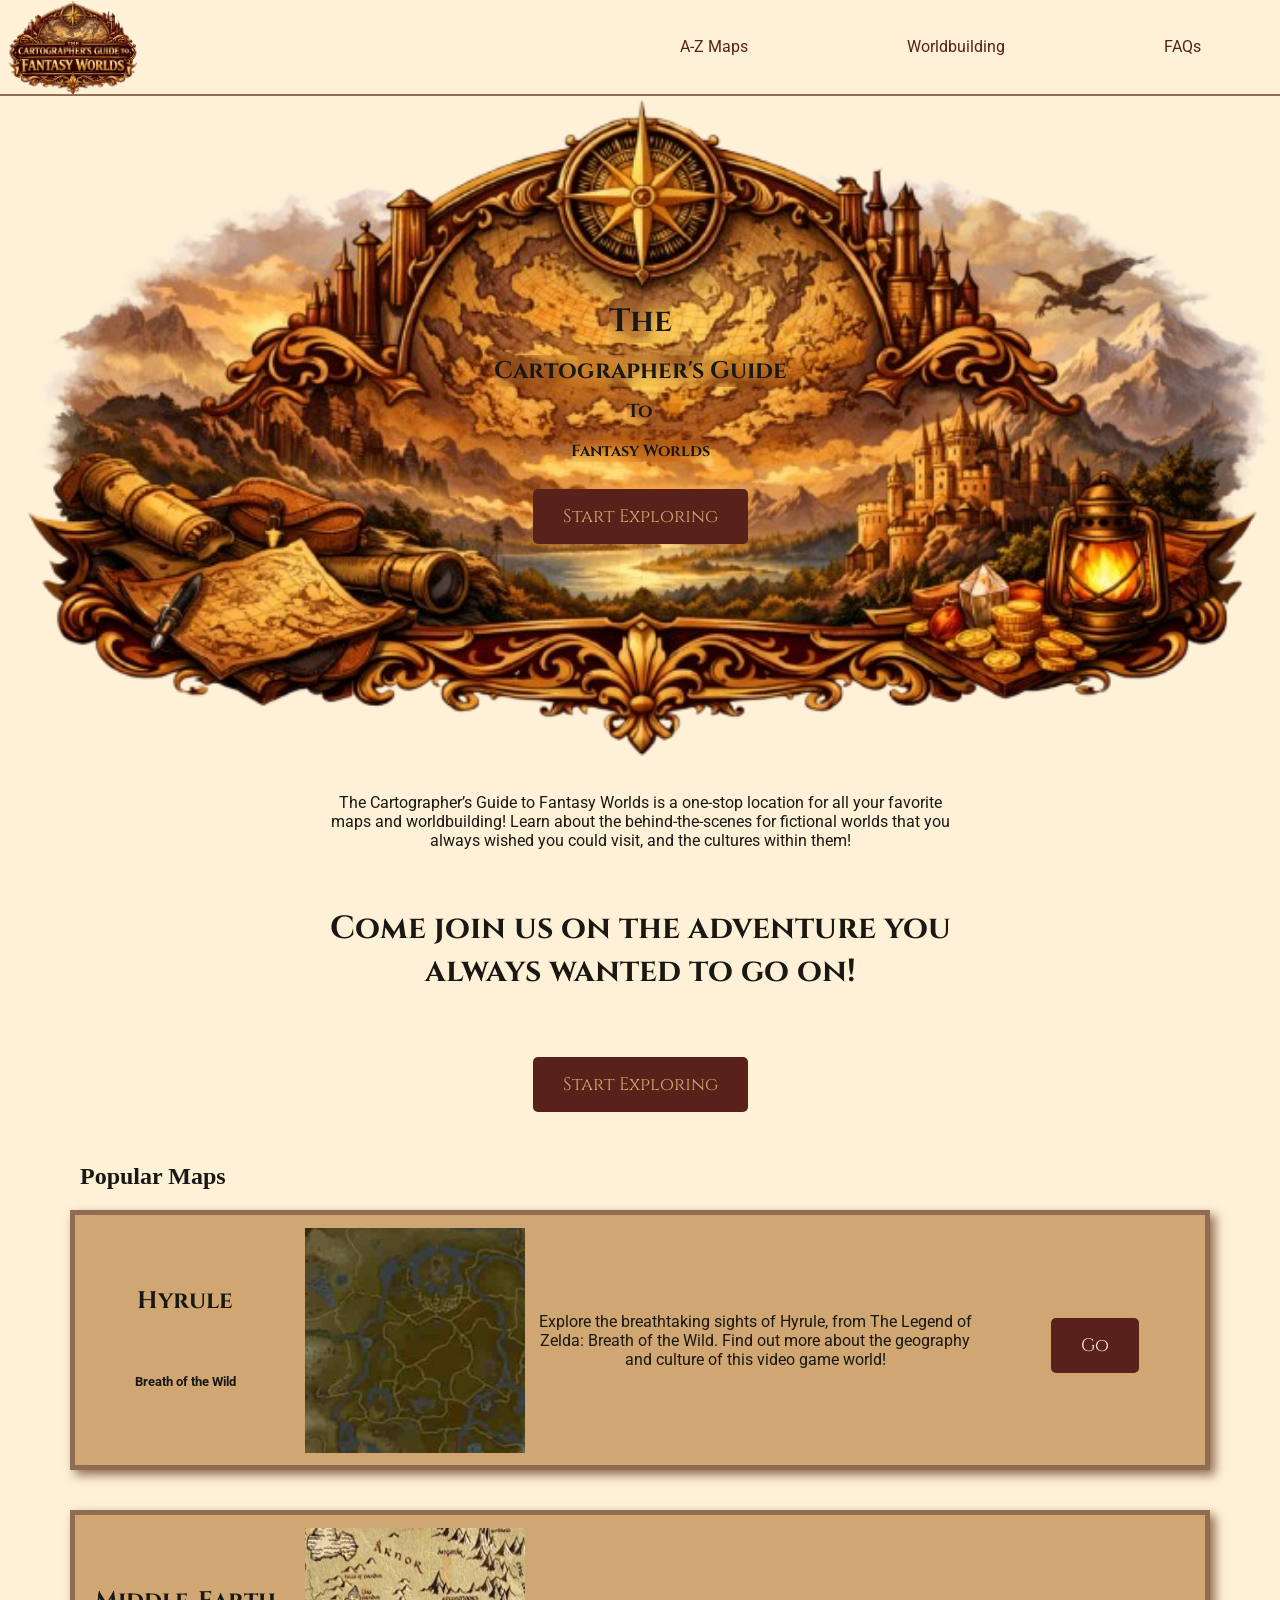
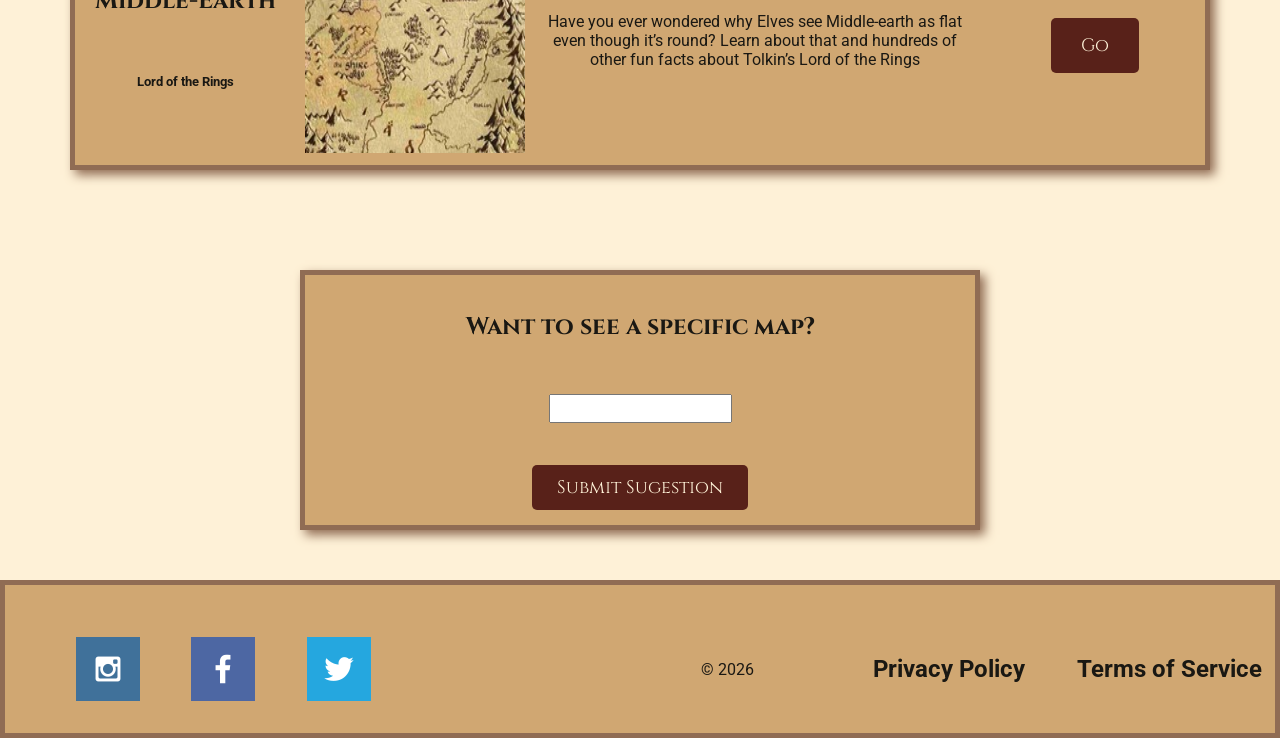
<file: index.html>
<!DOCTYPE html>
<html lang="en">
<head>
    <meta charset="UTF-8">
    <meta name="viewport" content="width=device-width, initial-scale=1.0">
    <title>Emily's Website</title>
    <link rel="stylesheet" href="styles/global.css">
    <link rel="stylesheet" href="styles/main.css">
</head>

<body>
    <header>
        <img src="images/Emilylogo.png" alt="logo">
        <nav>
            <a href="#">A-Z Maps</a>
            <a href="#">Worldbuilding</a>
            <a href="#">FAQs</a>
        </nav>
    </header>
    <div id="hero">
        <h1>The</h1>
        <h2>Cartographer's Guide</h2>
        <h3>To</h3>
        <h4>Fantasy Worlds</h4>
        <div id="button">
            <a href="#">Start Exploring</a>
        </div>
        <img src="images/Emilyh1.png" alt="Banner image">
    </div>
    <main>
        <div id="gen">
            <p>The Cartographer’s Guide to Fantasy Worlds is a one-stop location for all your favorite maps and worldbuilding! Learn about the behind-the-scenes for fictional worlds that you always wished you could visit, and the cultures within them!</p>
            <h1>Come join us on the adventure you always wanted to go on!</h1>
            <a href="#">Start Exploring</a>
        </div>

        <h2>Popular Maps</h2>
        <section id="cards">
            <div id="hyrule">
                <h1>Hyrule</h1>
                <h5>Breath of the Wild</h5>
                <img src="images/Emilyh2.jpg" alt="map of hyrule">
                <p>Explore the breathtaking sights of Hyrule, from The Legend of Zelda: Breath of the Wild. Find out more about the geography and culture of this video game world!</p>
                <a href="hyrule.html">Go</a>
            </div>
            <div id="middle-earth">
                <h1>Middle-Earth</h1>
                <h5>Lord of the Rings</h5>
                <img src="images/Emilyh3.jpg" alt="map of Middle-Earth">
                <p>Have you ever wondered why Elves see Middle-earth as flat even though it’s round? Learn about that and hundreds of other fun facts about Tolkin’s Lord of the Rings</p>
                <a href="middleearth.html">Go</a>
            </div>
        </section>

        <section id="box">
            <h1>Want to see a specific map?</h1>
            <form action="">
                <input type="text" id="Maps" name="Maps">  
            </form>
            <a href="#">Submit Sugestion</a>
        </section>
    </main>
    <footer>
        <img src="images/instgram.png" alt="instgram">
        <img src="images/facebook.png" alt="facebook">
        <img src="images/twitter.png" alt="twitter">
        <div id="blank"></div>
        &copy; 2026
        <h2>Privacy Policy</h1>
        <h2>Terms of Service</h2>
    </footer>
</body>
</html>
</file>
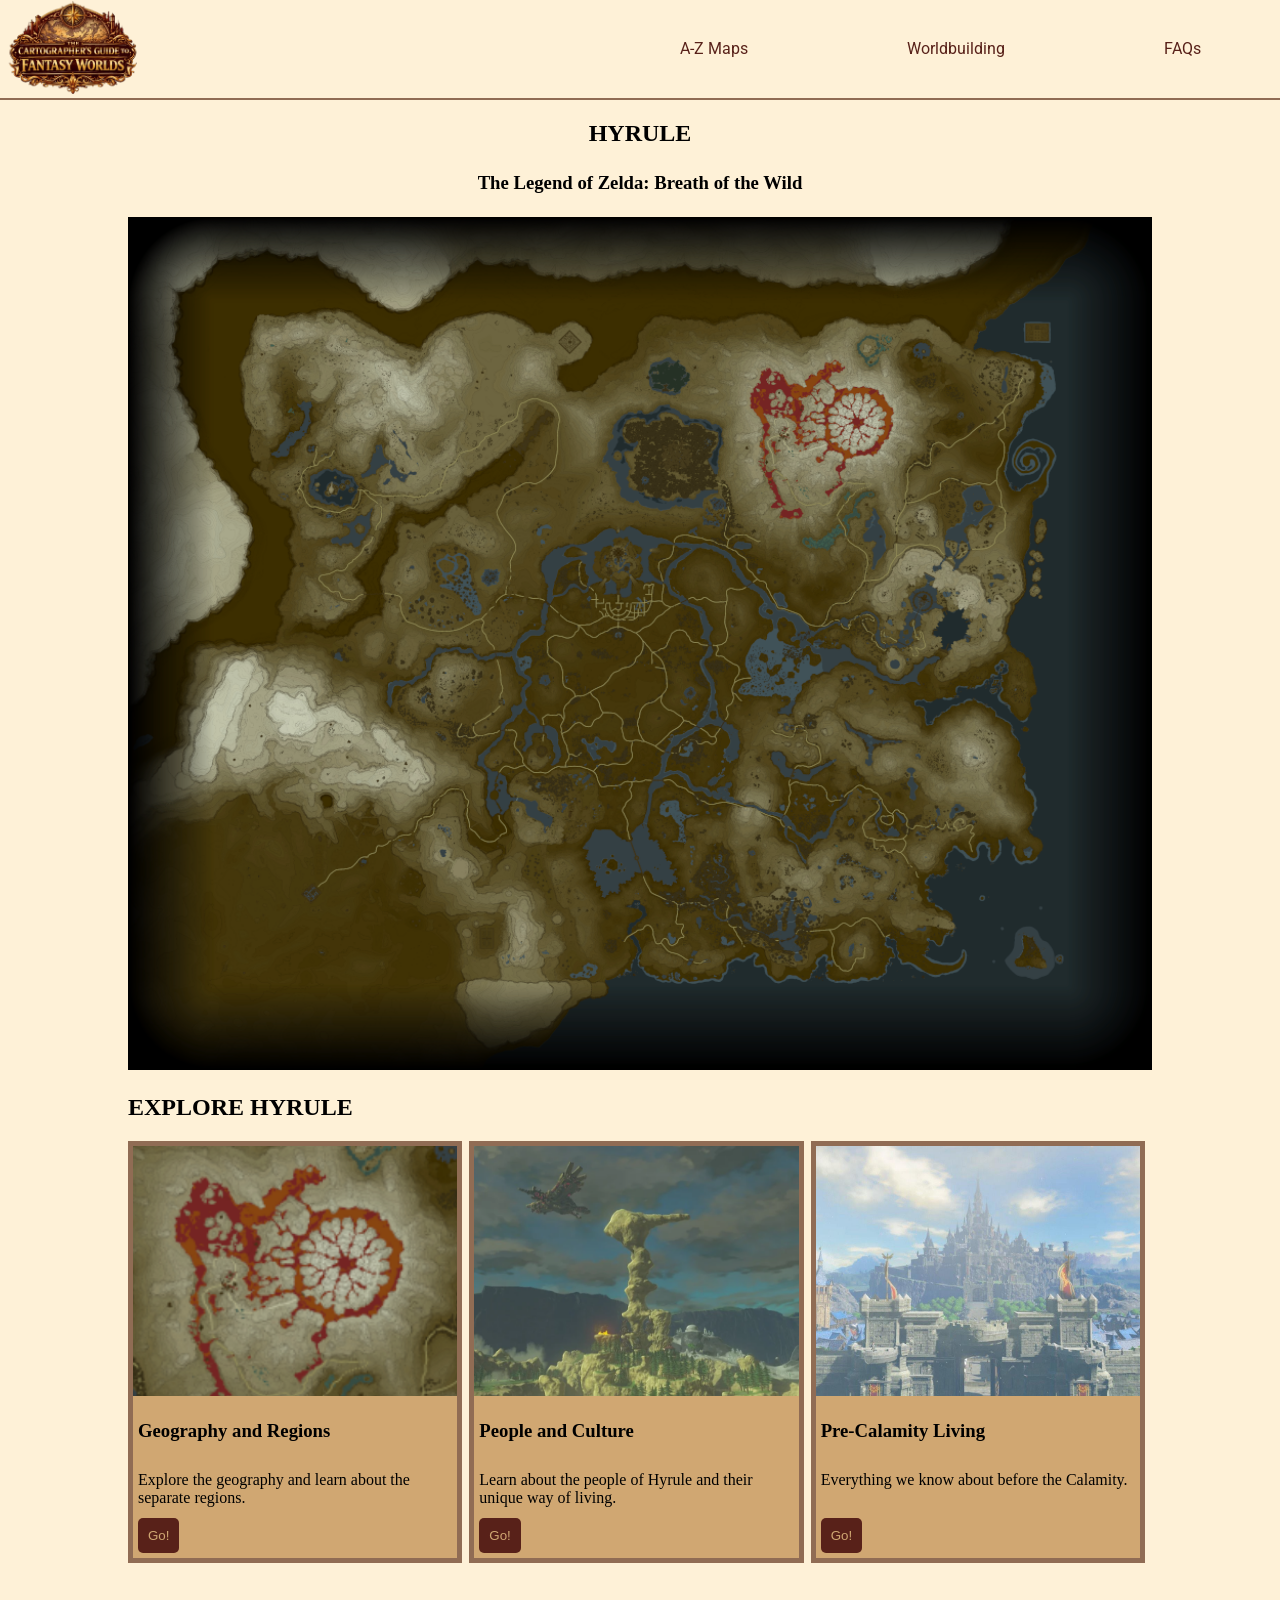
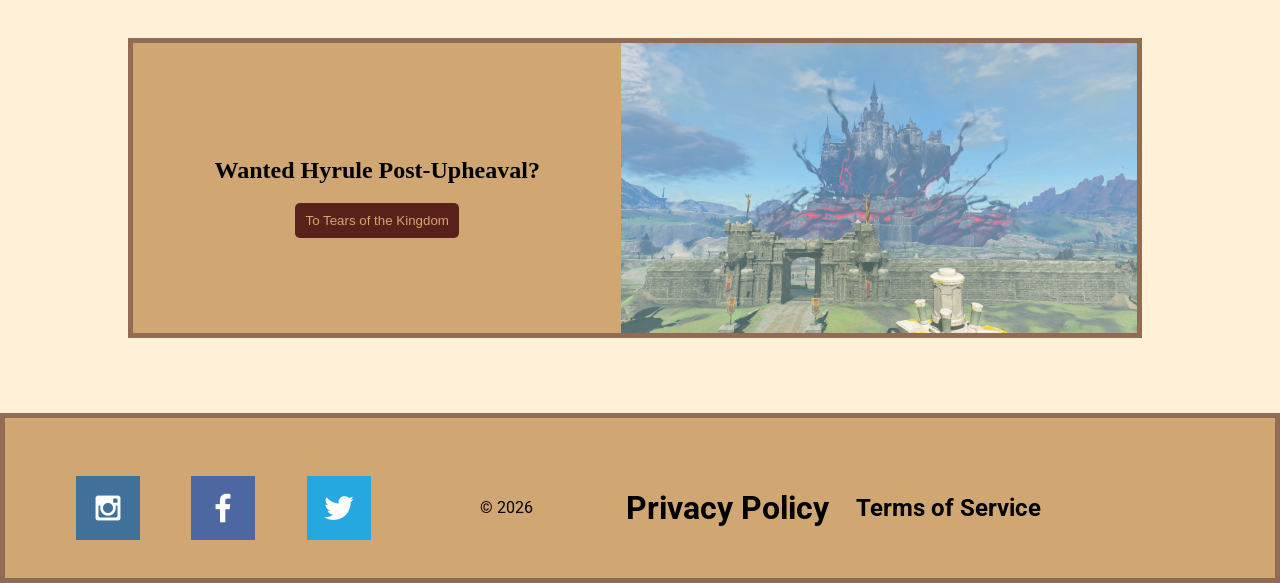
<file: hyrule.html>
<!DOCTYPE html>
<html lang="en">
<head>
    <meta charset="UTF-8">
    <meta name="viewport" content="width=device-width, initial-scale=1.0">
    <title>Explore Hyrule</title>
    <link rel="stylesheet" href="styles/global.css">
    <link rel="stylesheet" href="styles/maps.css">
</head>
    <body>
        <header>
        <a href="index.html"><img src="images/Emilylogo.png" alt="logo"></a>
        <nav>
            <a href="#">A-Z Maps</a>
            <a href="#">Worldbuilding</a>
            <a href="#">FAQs</a>
        </nav>
    </header>
        <main>
            <section class="hero">
                <h1>HYRULE</h1>
                <h3>The Legend of Zelda: Breath of the Wild</h3>
                <img src="images/hyrule.png" alt="" class="heroIMG">
            </section>
            <h2>EXPLORE HYRULE</h2>
            <div class="explore">
                <section id="gnr">
                    <div class="cropbox">
                        <img src="images/gnr-h.png" alt="">
                    </div>
                    <h3>Geography and Regions</h3>
                    <p>Explore the geography and learn about the separate regions.</p>
                    <button>Go!</button>
                </section>
                <section id="pnc">
                    <div class="cropbox">
                        <img src="images/pnc-h.png" alt="">
                    </div>
                    <h3>People and Culture</h3>
                    <p>Learn about the people of Hyrule and their unique way of living.</p>
                    <button>Go!</button>
                </section>
                <section id="pcl">
                    <div class="cropbox">
                        <img src="images/pcl-h.png" alt="">
                    </div>
                    <h3>Pre-Calamity Living</h3>
                    <p>Everything we know about before the Calamity.</p>
                    <button>Go!</button>
                </section>
            </div>
            <section id="totk">
                <div class="wrapper">
                <h2>Wanted Hyrule Post-Upheaval?</h2>
                <button>To Tears of the Kingdom</button>
                </div>
                <img src="images/totk.png" alt="">
            </section>
        </main>
        <footer>
        <img src="images/instgram.png" alt="instgram">
        <img src="images/facebook.png" alt="facebook">
        <img src="images/twitter.png" alt="twitter">
        &copy; 2026
        <h1>Privacy Policy</h1>
        <h2>Terms of Service</h2>
    </footer>
    </body>
</html>
</file>
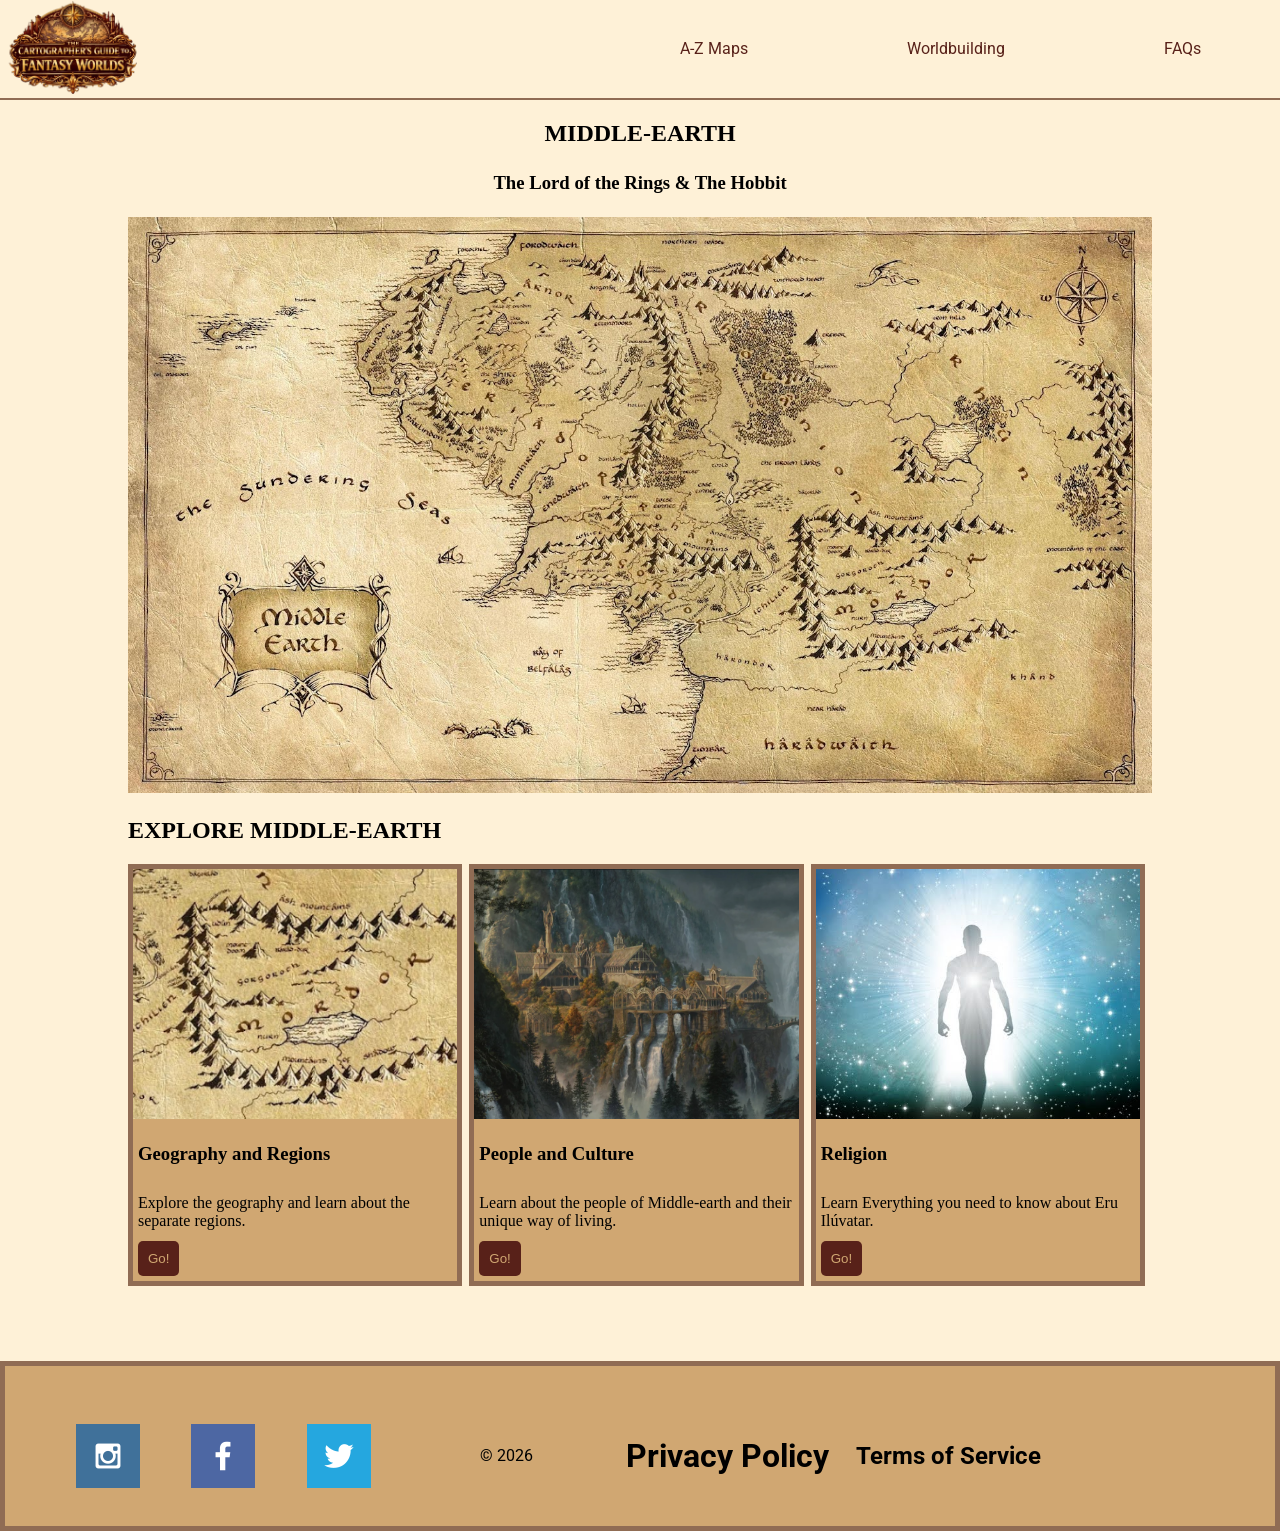
<file: middleearth.html>
<!DOCTYPE html>
<html lang="en">
<head>
    <meta charset="UTF-8">
    <meta name="viewport" content="width=device-width, initial-scale=1.0">
    <title>Explore Middle-Earth</title>
    <link rel="stylesheet" href="styles/global.css">
    <link rel="stylesheet" href="styles/maps.css">
</head>
    <body>
        <header>
            <a href="index.html"><img src="images/Emilylogo.png" alt="logo"></a>
            <nav>
                <a href="#">A-Z Maps</a>
                <a href="#">Worldbuilding</a>
                <a href="#">FAQs</a>
            </nav>
        </header>
        <main>
            <section class="hero">
                <h1>MIDDLE-EARTH</h1>
                <h3>The Lord of the Rings & The Hobbit</h3>
                <img src="images/middleearth.jpg" alt="" class="heroIMG">
            </section>
            <h2>EXPLORE MIDDLE-EARTH</h2>
            <div class="explore">
                <section id="gnr">
                    <div class="cropbox">
                        <img src="images/gnr-m.png" alt="">
                    </div>
                    <h3>Geography and Regions</h3>
                    <p>Explore the geography and learn about the separate regions.</p>
                    <button>Go!</button>
                </section>
                <section id="pnc">
                    <div class="cropbox">
                        <img src="images/pnc-m.png" alt="">
                    </div>
                    <h3>People and Culture</h3>
                    <p>Learn about the people of Middle-earth and their unique way of living.</p>
                    <button>Go!</button>
                </section>
                <section id="rel">
                    <div class="cropbox">
                        <img src="images/rel-m.png" alt="">
                    </div>
                    <h3>Religion</h3>
                    <p>Learn Everything you need to know about Eru Ilúvatar.</p>
                    <button>Go!</button>
                </section>
            </div>
        </main>
        <footer>
        <img src="images/instgram.png" alt="instgram">
        <img src="images/facebook.png" alt="facebook">
        <img src="images/twitter.png" alt="twitter">
        &copy; 2026
        <h1>Privacy Policy</h1>
        <h2>Terms of Service</h2>
    </footer>
    </body>
</html>
</file>
<file: styles/global.css>
/* CSS for all pages will go here, such as fonts, header styles and footer styles */
@import url('https://fonts.googleapis.com/css2?family=Cinzel:wght@400..900&family=Roboto:ital,wght@0,100..900;1,100..900&display=swap');

body {
    margin: 0px;
    padding: 0px;
}

header {
    width: 100%;
}

footer {
    padding-top: 50px;
}

:root {
    --heading-font: "Cinzel";
    --paragraph-font: "Roboto";

    --primary-color: #FEF1D7;
    --secondary-color: #582119 ;
    --accent1-color: #1A1813;
    --accent2-color: #906C54;
    --accent3-color: #D0A772;
}

header {
    display: grid;
    grid-template-columns: 600px 1fr;
    max-width: 100%;
    background-color: #FEF1D7;
    border-bottom: 2px solid var(--accent2-color);
}

header img {
    width: 150px;
}

header nav {
    display: flex;
    justify-content: space-around;
    align-items: center;
    flex-wrap: wrap;
}

nav a {
    text-decoration: none;
    color: #582119;
    font-family: var(--paragraph-font);
}

nav a:hover {
    color: #1A1813;
}

footer {
    border: 5px solid #906C54;
    background-color: #D0A772;
    max-width: 100%;
    display: grid;
    grid-template-columns: 1fr 1fr 1fr 2fr 2fr 2fr 2fr;
    gap: 10px;
    justify-items: center;
    align-items: center;
    padding-bottom: 30px;
    padding-left: 50px;
    font-family: var(--paragraph-font);
}
</file>
<file: styles/main.css>
/* This is for CSS exclusive to the main page */





#hero {
    justify-items: center;
    align-items: center;
    display: grid;
    grid-template-columns: 1fr 3fr 1fr;
    grid-template-rows: 2fr 50px 50px 30px 50px 80px 2fr;
    max-width: 100%;
    color: #1A1813;
}

#hero img {
    width: 100%;
    grid-column: 1/4;
    grid-row: 1/8;
    z-index: -1;
}

#hero h1 {
    grid-column: 2/3;
    grid-row: 2/3;
    backdrop-filter: blur(8px);
    font-family: var(--heading-font);
}

#hero h2 {
    grid-column: 2/3;
    grid-row: 3/4;
    backdrop-filter: blur(8px);
    font-family: var(--heading-font);
}

#hero h3 {
    grid-column: 2/3;
    grid-row: 4/5;
    backdrop-filter: blur(8px);
    font-family: var(--heading-font);
}

#hero h4 {
    grid-column: 2/3;
    grid-row: 5/6;
    backdrop-filter: blur(8px);
    font-family: var(--heading-font);
}

#hero #button{
    grid-column: 2/3;
    grid-row: 6/7;
    font-family: var(--heading-font);
}

#hero #button a {
    text-decoration: none;
    color: #D0A772;
    background-color: #582119;
    font-size: 18px;
    padding: 15px 30px;
    margin-top: 10px;
    border-radius: 5px;
}

#hero #button a:hover {
    color: #582119;
    background-color: #D0A772;
    transition: transform .5s;
    box-shadow: 5px 5px 10px #582119;
}

body {
    background-color: #FEF1D7;
    color:#1A1813;
}

#gen {
    display: grid;
    grid-template-columns: 1fr 2fr 1fr;
    grid-template-rows: 1fr 1fr 1fr;
    justify-items: center;
    align-items: center;
    text-align: center;
}

#gen p {
    grid-column: 2/3;
    font-family: var(--paragraph-font);
}

#gen h1 {
    grid-column: 2/3;
    grid-row: 2/3;
    font-family: var(--heading-font);
}

#gen a {
    grid-column: 2/3;
    grid-row: 3/4;
    text-decoration: none;
    color: #D0A772;
    background-color: #582119;
    font-size: 18px;
    padding: 15px 30px;
    margin-top: 10px;
    border-radius: 5px;
    font-family: var(--heading-font);
}

#gen a:hover {
    color: #582119;
    background-color: #D0A772;
    transition: transform .5s;
    box-shadow: 5px 5px 10px #582119;
}

main h2 {
    margin-left: 80px;
}

#cards {
    margin-left: 70px;
    margin-right: 70px;
    display: grid;
    grid-template-rows: 1fr 1fr;
    gap: 40px;
}

#hyrule {
    border: 5px solid #906C54;
    display: grid;
    grid-template-columns: 1fr 1fr 2fr 1fr;
    grid-template-rows: 1fr 1fr;
    justify-items: center;
    align-items: center;
    gap: 10px;
    height: 250px;
    background-color: #D0A772;
    transition: transform .5s;
    box-shadow: 5px 5px 10px #906C54;
}

#hyrule h1 {
    padding-top: 50px;
    font-family: var(--heading-font);
}

#hyrule h5 {
    grid-column: 1/2;
    grid-row: 2/3;
    padding-bottom: 50px;
    font-family: var(--paragraph-font);
}

#hyrule img {
    grid-row: 1/3;
    width: 100%;
    height: 90%;
}

#hyrule p {
    grid-row: 1/3;
    text-align: center;
    font-family: var(--paragraph-font);
}

#hyrule a {
    grid-row: 1/3;
    text-decoration: none;
    color: #FEF1D7;
    background-color: #582119;
    font-size: 18px;
    padding: 15px 30px;
    margin-top: 10px;
    border-radius: 5px;
    font-family: var(--heading-font);
}

#hyrule a:hover {
    color: #582119;
    background-color: #FEF1D7;
    transition: transform .5s;
    box-shadow: 5px 5px 10px #582119;
}

#middle-earth {
    border: 5px solid #906C54;
    display: grid;
    grid-template-columns: 1fr 1fr 2fr 1fr;
    grid-template-rows: 1fr 1fr;
    justify-items: center;
    align-items: center;
    gap: 10px;
    height: 250px;
    background-color: #D0A772;
    transition: transform .5s;
    box-shadow: 5px 5px 10px #906C54;
}

#middle-earth h1 {
    padding-top: 50px;
    font-family: var(--heading-font);
}

#middle-earth h5 {
    grid-column: 1/2;
    grid-row: 2/3;
    padding-bottom: 50px;
    font-family: var(--paragraph-font);
}

#middle-earth img {
    grid-row: 1/3;
    width: 100%;
    height: 90%;
}

#middle-earth p {
    grid-row: 1/3;
    text-align: center;
    font-family: var(--paragraph-font);
}

#middle-earth a {
    grid-row: 1/3;
    text-decoration: none;
    color: #FEF1D7;
    background-color: #582119;
    font-size: 18px;
    padding: 15px 30px;
    margin-top: 10px;
    border-radius: 5px;
    font-family: var(--heading-font);
}

#middle-earth a:hover {
    color: #582119;
    background-color: #FEF1D7;
    transition: transform .5s;
    box-shadow: 5px 5px 10px #582119;
}

#box {
    border: 5px solid #906C54;
    height: 250px;
    margin-left: 300px;
    margin-right: 300px;
    margin-top: 100px;
    margin-bottom: 50px;
    background-color: #D0A772;
    transition: transform .5s;
    box-shadow: 5px 5px 10px #906C54;
    display: grid;
    grid-row: 1fr 1fr;
    justify-items: center;
    align-items: center;
    font-family: var(--heading-font);
}

#Maps {
    padding: 5px;
}

#box a {
    text-decoration: none;
    color: #FEF1D7;
    background-color: #582119;
    font-size: 18px;
    padding: 10px 25px;
    margin-top: 10px;
    border-radius: 5px;
}

#box a:hover {
    color: #582119;
    background-color: #FEF1D7;
    transition: transform .5s;
    box-shadow: 5px 5px 10px #582119;
}
</file>
<file: styles/maps.css>
/* This is for CSS exclusive to the child pages */

:root {
    --primary-color: #FEF1D7;
    --secondary-color: #582119;
    --acc1: #1A1813;
    --acc2: #906C54;
    --acc3: #D0A772;
}

main {
    width: 80%;
    margin: auto;
}

body {
    background-color: var(--primary-color);
}

.explore section {
    border: 5px solid #906C54;
    background-color: #D0A772;
    position: relative;
    padding-bottom: 30px;
}

.explore section p,h3 {
    padding: 5px;
}

.explore section button {
    position: absolute;
    bottom: 5px;
    left: 5px;
}

button {
    color: #D0A772;
    background-color: #582119;
    border-radius: 5px;
    text-decoration: none;
    border: none;
    padding:10px;
}

button:hover {
    color: #582119;
    background-color: var(--primary-color);
    transition: transform .5s;
    box-shadow: 5px 5px 10px #582119;
}

.hero {
    width: 100%;
    text-align: center;
}

.heroIMG {
    width: 100%;
    margin: auto;
}

.explore {
    display: grid;
    grid-template-columns: 1fr 1fr 1fr;
}

.explore section {
    align-items: center;
    width: 95%;
}

.cropbox {
  width: 100%;
  height: 250px;
}

.cropbox img {
  width: 100%;
  height: 100%;
  object-fit: cover; /* Crops the image to cover the container while preserving aspect ratio */
  object-position: center; /* Centers the image within the container (default) */
}

#totk {
    height: 300px;
    margin: 0px;
    margin-top: 75px;
    text-align: center;
    border: 5px solid #906C54;
    background-color: #D0A772;
    display: flex;
    box-sizing: border-box;
    width: calc(100% - 10px);
}

#totk img {
    height: 100%;
    width: auto;
    flex-shrink: 0;
    display: block;
}

#totk .wrapper {
    flex: 1;
    display: flex;
    flex-direction: column;
    align-items: center;
    justify-content: center;
}


footer {
    margin-top: 75px;
}
</file>
